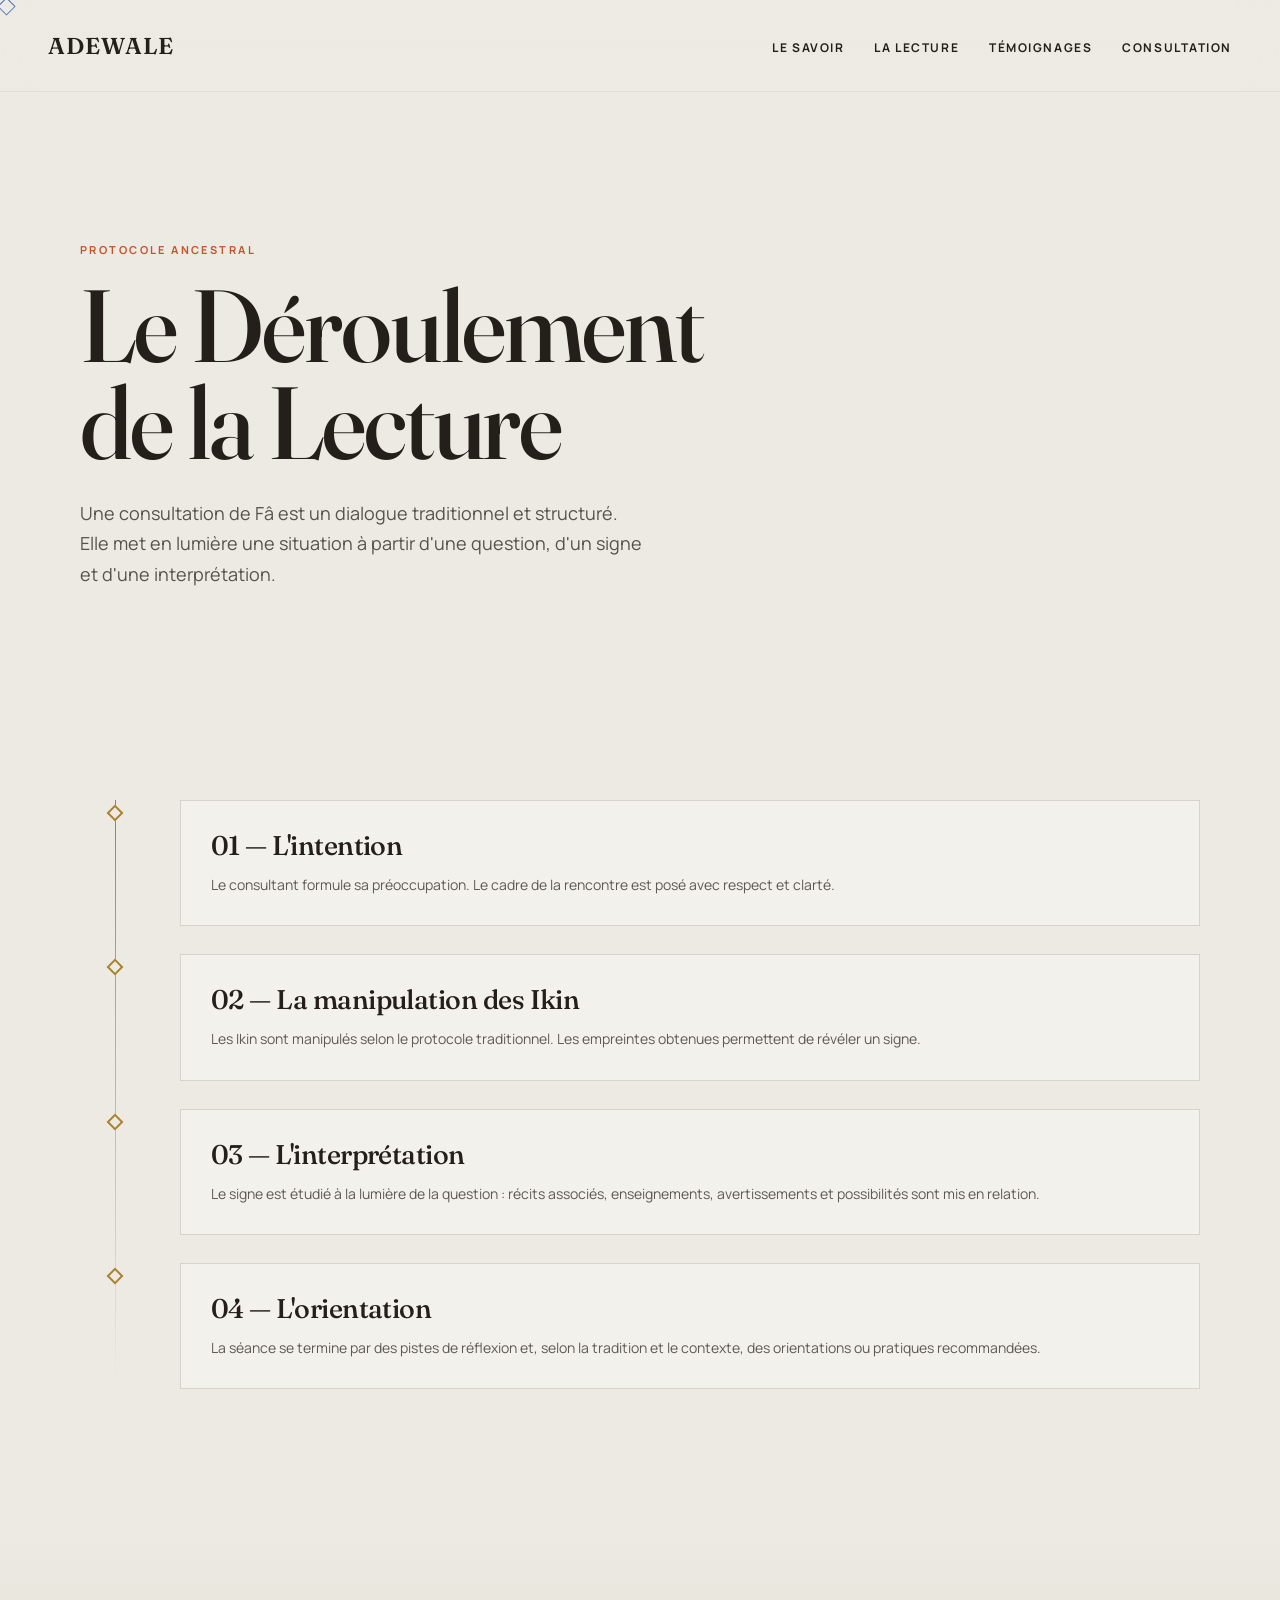
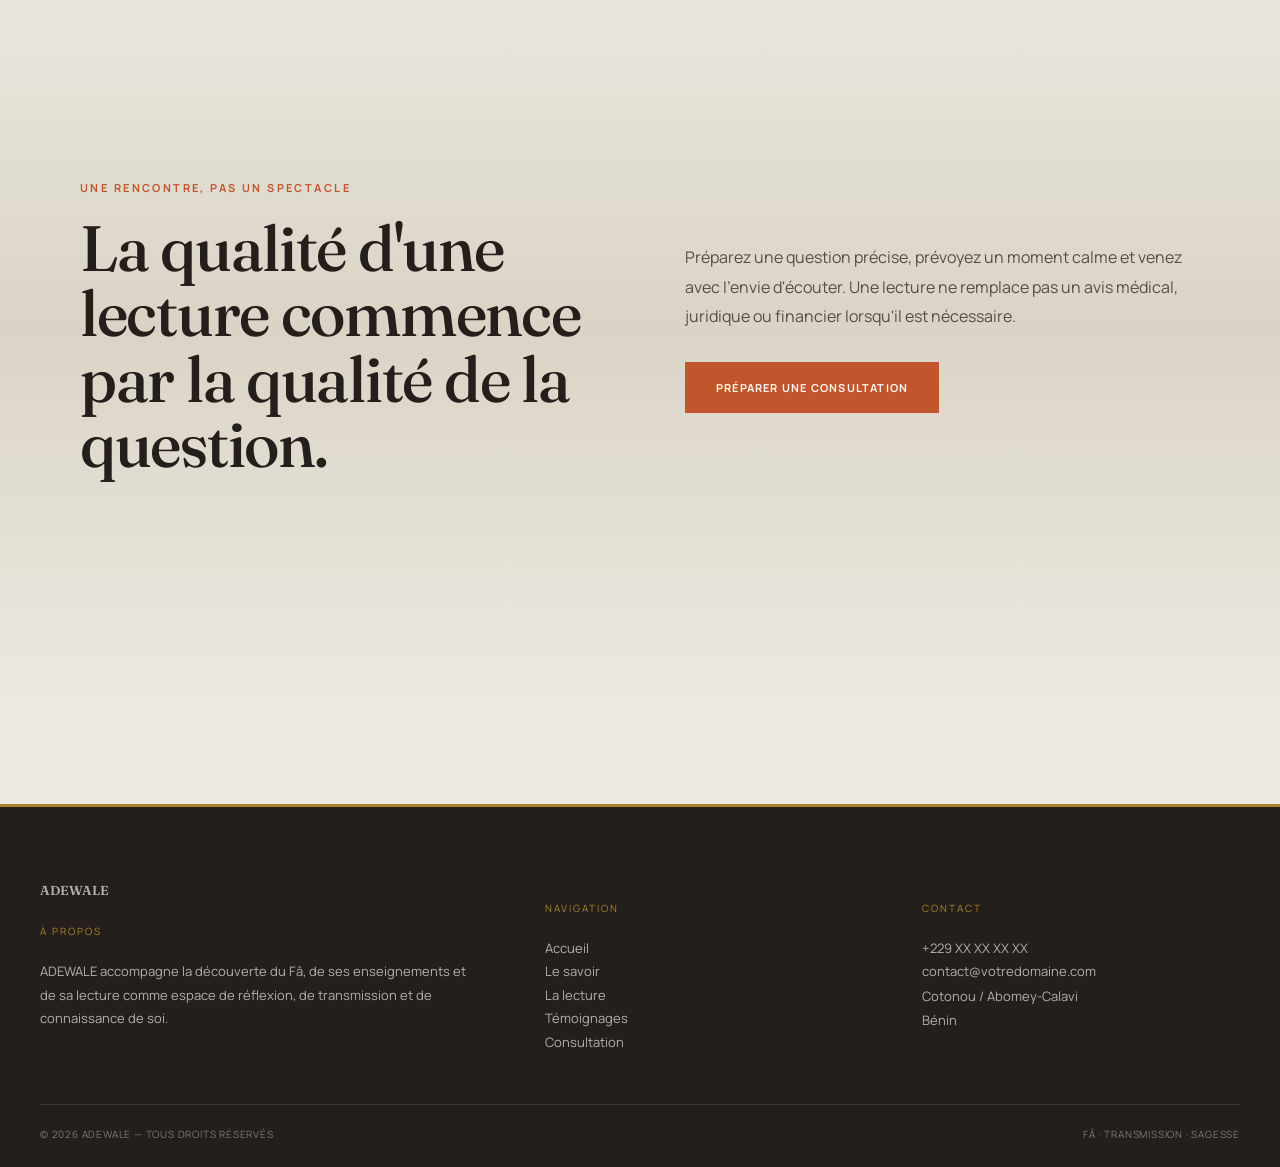
<file: lecture.html>
<!doctype html>
<html lang="fr">
<head>
<meta charset="UTF-8">
<meta name="viewport" content="width=device-width,initial-scale=1">
<title>ADEWALE — La Lecture du Fâ</title>
<meta name="description" content="ADEWALE — Étude, transmission et lecture du Fâ béninois.">
<link rel="preconnect" href="https://fonts.googleapis.com">
<link rel="preconnect" href="https://fonts.gstatic.com" crossorigin>
<link href="https://fonts.googleapis.com/css2?family=Fraunces:opsz,wght@9..144,300;9..144,500;9..144,600&family=Manrope:wght@300;400;500;600;700&display=swap" rel="stylesheet">
<link rel="stylesheet" href="assets/css/style.css">
</head>
<body class="">
<div class="page-curtain"></div><div id="cursor"></div>
<nav class="site-nav">
<a class="logo" href="index.html">ADEWALE</a>
<button class="menu-toggle" aria-label="Ouvrir le menu"><span></span><span></span></button>
<ul class="nav-links">
<li><a href="savoir.html">Le savoir</a></li>
<li><a href="lecture.html">La lecture</a></li>
<li><a href="temoignages.html">Témoignages</a></li>
<li><a href="consultation.html">Consultation</a></li>
</ul>
</nav>

<main class="page-main">
<section class="section" style="min-height:72vh">
<div class="container">
<div class="eyebrow reveal">Protocole ancestral</div>
<h1 class="hero-title reveal">Le Déroulement<br>de la Lecture</h1>
<p class="hero-sub reveal">Une consultation de Fâ est un dialogue traditionnel et structuré. Elle met en lumière une situation à partir d'une question, d'un signe et d'une interprétation.</p>
</div>
</section>
<section class="section" style="padding-top:0">
<div class="container">
<div class="timeline">
<div class="timeline-item reveal"><div class="timeline-dot"></div><div class="timeline-card"><h3>01 — L'intention</h3><p>Le consultant formule sa préoccupation. Le cadre de la rencontre est posé avec respect et clarté.</p></div></div>
<div class="timeline-item reveal"><div class="timeline-dot"></div><div class="timeline-card"><h3>02 — La manipulation des Ikin</h3><p>Les Ikin sont manipulés selon le protocole traditionnel. Les empreintes obtenues permettent de révéler un signe.</p></div></div>
<div class="timeline-item reveal"><div class="timeline-dot"></div><div class="timeline-card"><h3>03 — L'interprétation</h3><p>Le signe est étudié à la lumière de la question : récits associés, enseignements, avertissements et possibilités sont mis en relation.</p></div></div>
<div class="timeline-item reveal"><div class="timeline-dot"></div><div class="timeline-card"><h3>04 — L'orientation</h3><p>La séance se termine par des pistes de réflexion et, selon la tradition et le contexte, des orientations ou pratiques recommandées.</p></div></div>
</div>
</div>
</section>
<section class="section ambient-band">
<div class="container section-grid">
<div class="reveal"><div class="eyebrow">Une rencontre, pas un spectacle</div><h2 class="section-title">La qualité d'une lecture commence par la qualité de la question.</h2></div>
<div class="reveal"><p class="section-copy">Préparez une question précise, prévoyez un moment calme et venez avec l'envie d'écouter. Une lecture ne remplace pas un avis médical, juridique ou financier lorsqu'il est nécessaire.</p><a class="btn magnetic" href="consultation.html">Préparer une consultation</a></div>
</div>
</section>
</main>

<footer class="footer">
<div class="footer-inner">
<div class="footer-grid">
<div><a class="footer-logo" href="index.html">ADEWALE</a><div class="footer-title">À propos</div><p class="footer-desc">ADEWALE accompagne la découverte du Fâ, de ses enseignements et de sa lecture comme espace de réflexion, de transmission et de connaissance de soi.</p></div>
<div><div class="footer-title">Navigation</div><a href="index.html">Accueil</a><a href="savoir.html">Le savoir</a><a href="lecture.html">La lecture</a><a href="temoignages.html">Témoignages</a><a href="consultation.html">Consultation</a></div>
<div><div class="footer-title">Contact</div><a href="tel:+22900000000">+229 XX XX XX XX</a><a href="mailto:contact@votredomaine.com">contact@votredomaine.com</a><span>Cotonou / Abomey-Calavi<br>Bénin</span></div>
</div>
<div class="footer-bottom"><small>© 2026 ADEWALE — Tous droits réservés</small><small>Fâ · Transmission · Sagesse</small></div>
</div>
</footer>

<script src="https://cdnjs.cloudflare.com/ajax/libs/gsap/3.12.5/gsap.min.js"></script><script src="assets/js/main.js"></script>
</body></html>
</file>
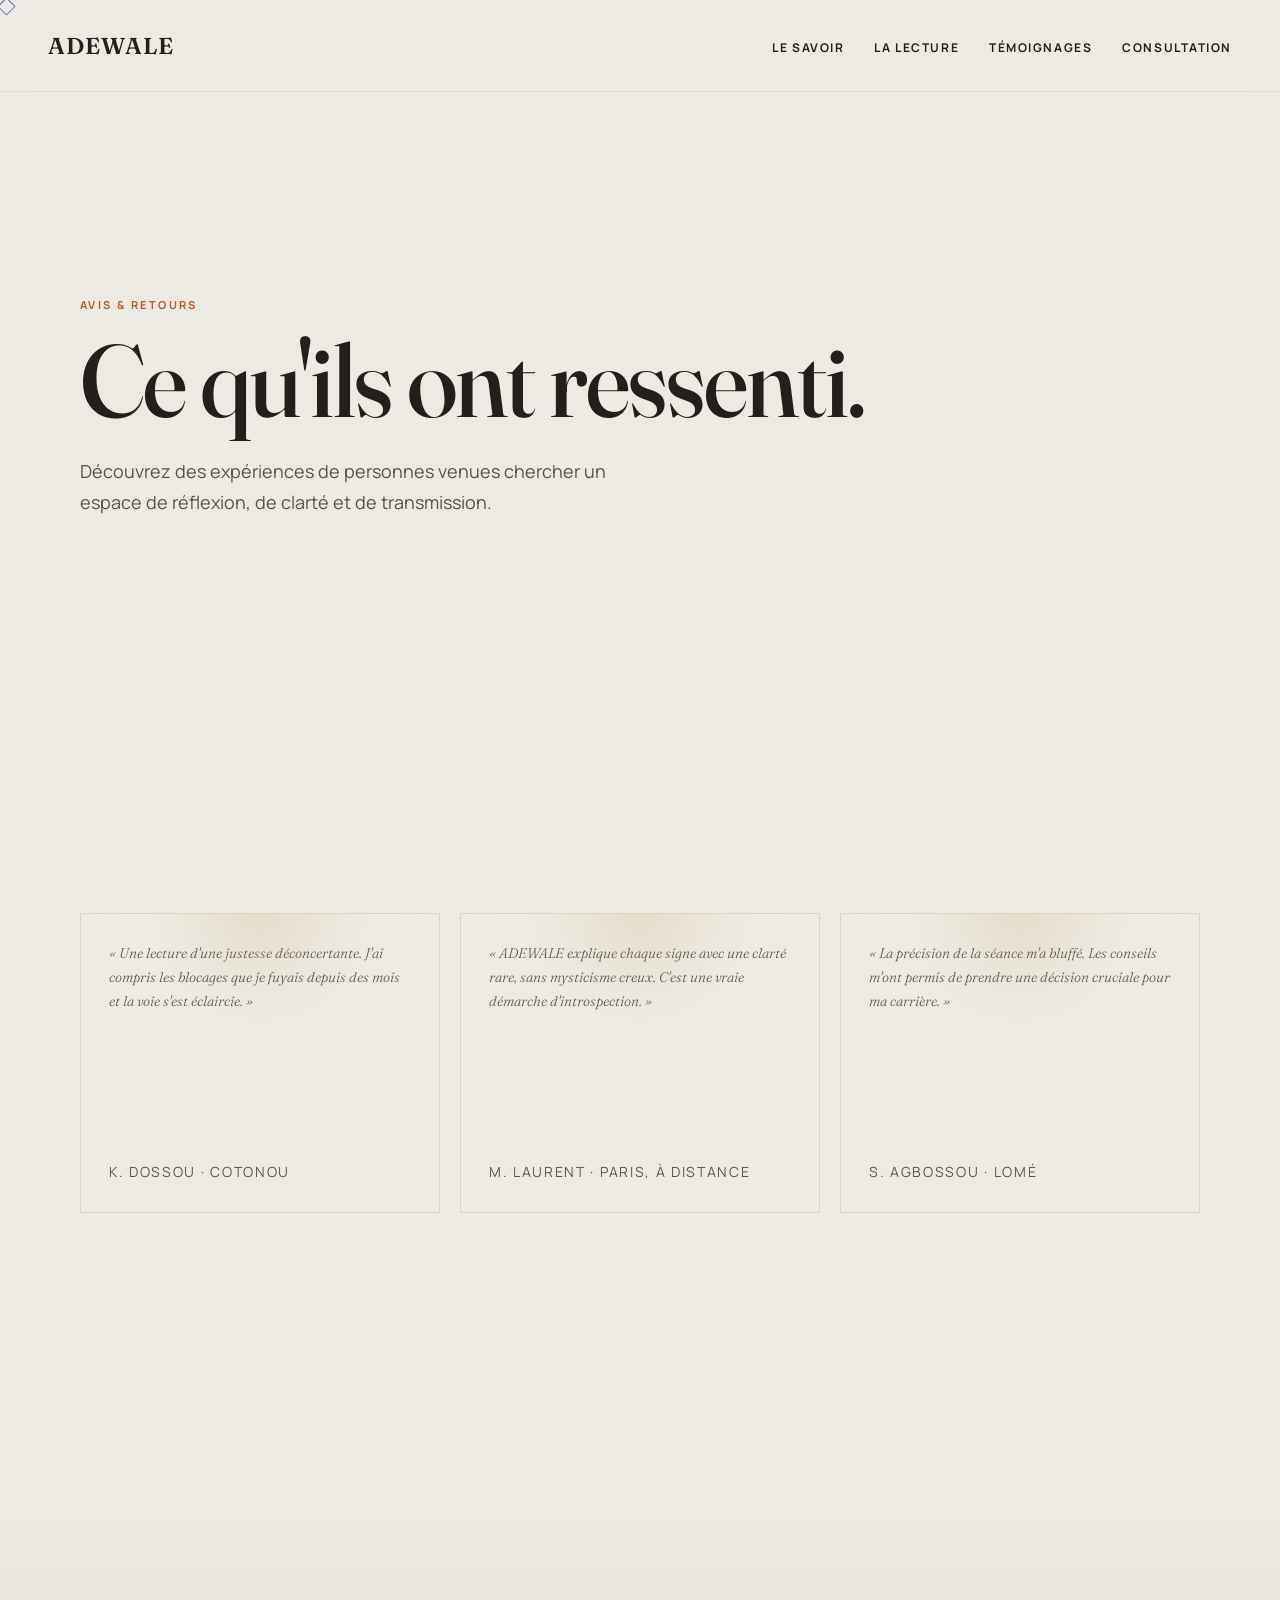
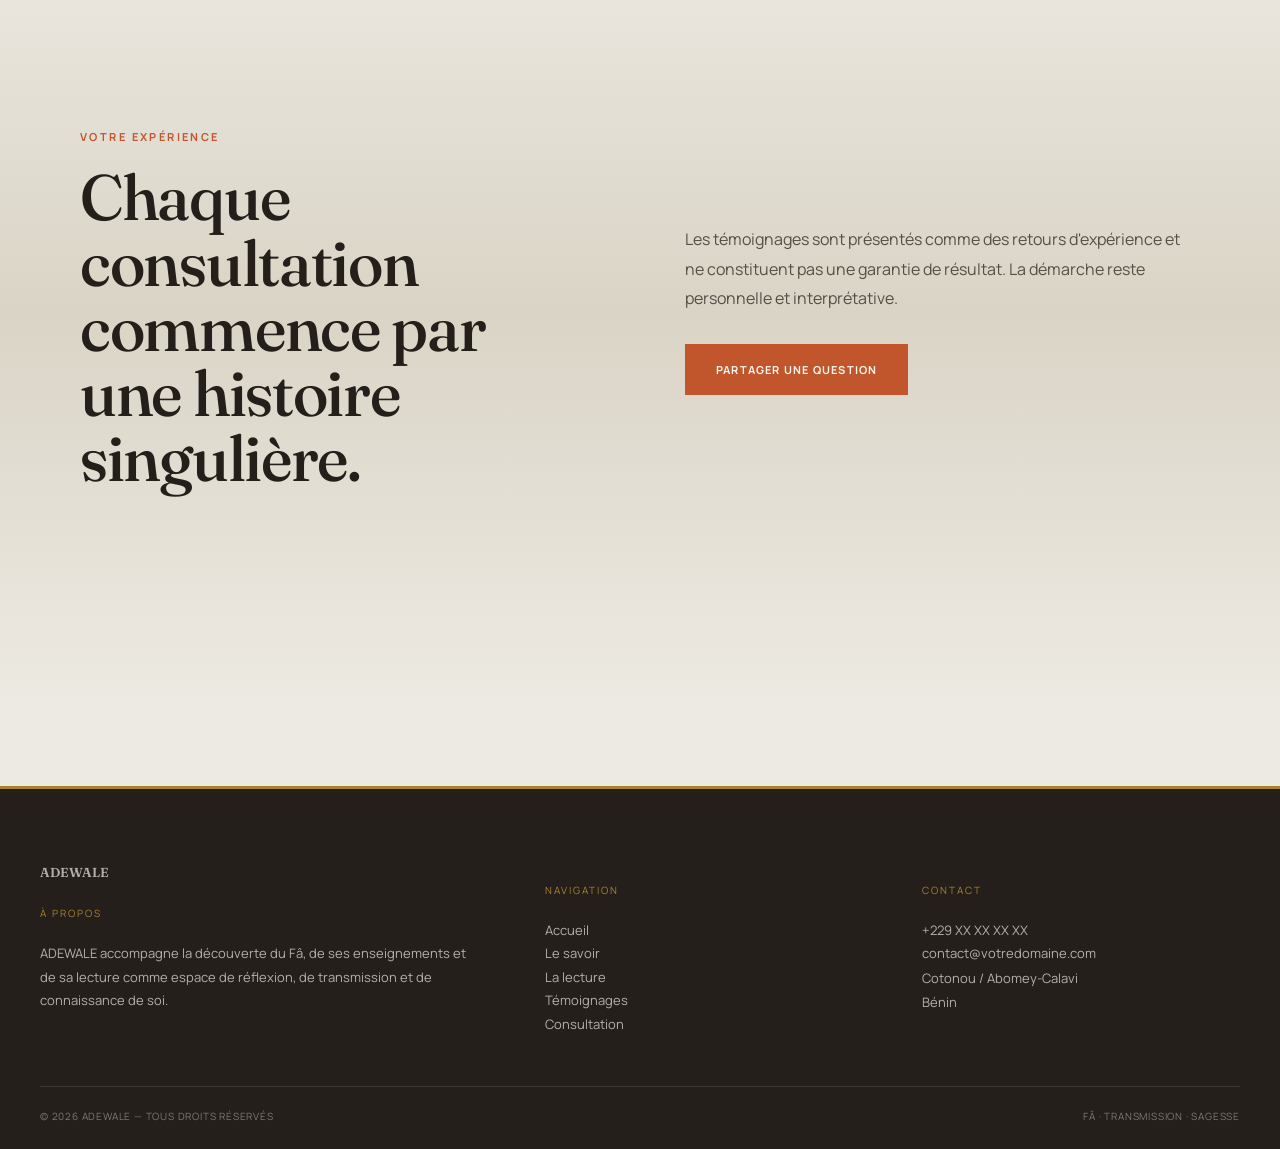
<file: temoignages.html>
<!doctype html>
<html lang="fr">
<head>
<meta charset="UTF-8">
<meta name="viewport" content="width=device-width,initial-scale=1">
<title>ADEWALE — Témoignages</title>
<meta name="description" content="ADEWALE — Étude, transmission et lecture du Fâ béninois.">
<link rel="preconnect" href="https://fonts.googleapis.com">
<link rel="preconnect" href="https://fonts.gstatic.com" crossorigin>
<link href="https://fonts.googleapis.com/css2?family=Fraunces:opsz,wght@9..144,300;9..144,500;9..144,600&family=Manrope:wght@300;400;500;600;700&display=swap" rel="stylesheet">
<link rel="stylesheet" href="assets/css/style.css">
</head>
<body class="">
<div class="page-curtain"></div><div id="cursor"></div>
<nav class="site-nav">
<a class="logo" href="index.html">ADEWALE</a>
<button class="menu-toggle" aria-label="Ouvrir le menu"><span></span><span></span></button>
<ul class="nav-links">
<li><a href="savoir.html">Le savoir</a></li>
<li><a href="lecture.html">La lecture</a></li>
<li><a href="temoignages.html">Témoignages</a></li>
<li><a href="consultation.html">Consultation</a></li>
</ul>
</nav>

<main class="page-main">
<section class="section" style="min-height:70vh">
<div class="container">
<div class="eyebrow reveal">Avis & retours</div>
<h1 class="hero-title reveal">Ce qu'ils ont ressenti.</h1>
<p class="hero-sub reveal">Découvrez des expériences de personnes venues chercher un espace de réflexion, de clarté et de transmission.</p>
</div>
</section>
<section class="section" style="padding-top:0">
<div class="container">
<div class="review-grid">
<article class="glass-card review reveal"><p class="quote">« Une lecture d'une justesse déconcertante. J'ai compris les blocages que je fuyais depuis des mois et la voie s'est éclaircie. »</p><p class="author">K. Dossou · Cotonou</p></article>
<article class="glass-card review reveal"><p class="quote">« ADEWALE explique chaque signe avec une clarté rare, sans mysticisme creux. C'est une vraie démarche d'introspection. »</p><p class="author">M. Laurent · Paris, à distance</p></article>
<article class="glass-card review reveal"><p class="quote">« La précision de la séance m'a bluffé. Les conseils m'ont permis de prendre une décision cruciale pour ma carrière. »</p><p class="author">S. Agbossou · Lomé</p></article>
</div>
</div>
</section>
<section class="section ambient-band">
<div class="container section-grid">
<div class="reveal"><div class="eyebrow">Votre expérience</div><h2 class="section-title">Chaque consultation commence par une histoire singulière.</h2></div>
<div class="reveal"><p class="section-copy">Les témoignages sont présentés comme des retours d'expérience et ne constituent pas une garantie de résultat. La démarche reste personnelle et interprétative.</p><a class="btn magnetic" href="consultation.html">Partager une question</a></div>
</div>
</section>
</main>

<footer class="footer">
<div class="footer-inner">
<div class="footer-grid">
<div><a class="footer-logo" href="index.html">ADEWALE</a><div class="footer-title">À propos</div><p class="footer-desc">ADEWALE accompagne la découverte du Fâ, de ses enseignements et de sa lecture comme espace de réflexion, de transmission et de connaissance de soi.</p></div>
<div><div class="footer-title">Navigation</div><a href="index.html">Accueil</a><a href="savoir.html">Le savoir</a><a href="lecture.html">La lecture</a><a href="temoignages.html">Témoignages</a><a href="consultation.html">Consultation</a></div>
<div><div class="footer-title">Contact</div><a href="tel:+22900000000">+229 XX XX XX XX</a><a href="mailto:contact@votredomaine.com">contact@votredomaine.com</a><span>Cotonou / Abomey-Calavi<br>Bénin</span></div>
</div>
<div class="footer-bottom"><small>© 2026 ADEWALE — Tous droits réservés</small><small>Fâ · Transmission · Sagesse</small></div>
</div>
</footer>

<script src="https://cdnjs.cloudflare.com/ajax/libs/gsap/3.12.5/gsap.min.js"></script><script src="assets/js/main.js"></script>
</body></html>
</file>
<file: assets/css/style.css>
:root {
  --bg: #EDEAE3;
  --bg-deep: #DAD4C6;
  --ink: #241F1A;
  --terracotta: #C1562D;
  --gold: #A9822E;
  --green: #3B4B3A;
  --brown: #5C2C16;
  --white: #F8F5EE;

  --line: rgba(36, 31, 26, 0.14);
  --glass: rgba(237, 234, 227, 0.68);
}


* {
  margin: 0;
  padding: 0;
  box-sizing: border-box;
}


html {
  scroll-behavior: smooth;
}


body {
  background: var(--bg);
  color: var(--ink);
  font-family: Manrope, sans-serif;
  overflow-x: hidden;
}


body.no-scroll {
  overflow: hidden;
}


::selection {
  background: var(--terracotta);
  color: var(--white);
}


a {
  color: inherit;
}


h1,
h2,
h3,
.display {
  font-family: Fraunces, serif;
  font-weight: 500;
  letter-spacing: -0.02em;
}


/* =========================
   NAVIGATION
========================= */

.site-nav {
  position: fixed;
  inset: 0 0 auto;
  height: 92px;
  z-index: 1000;

  display: flex;
  align-items: center;
  justify-content: space-between;

  padding: 0 48px;

  background: rgba(237, 234, 227, 0.72);
  backdrop-filter: blur(18px);

  border-bottom: 1px solid rgba(36, 31, 26, 0.06);
}


.logo {
  font: 600 23px Fraunces, serif;
  text-decoration: none;
  letter-spacing: 0.04em;
}


.nav-links {
  list-style: none;
  display: flex;
  gap: 30px;
  align-items: center;
}


.nav-links a {
  font-size: 12px;
  letter-spacing: 0.13em;
  text-transform: uppercase;
  text-decoration: none;
  font-weight: 700;

  position: relative;
  padding: 8px 0;
}


.nav-links a::after {
  content: "";

  position: absolute;
  left: 0;
  right: 0;
  bottom: 0;

  height: 2px;

  background: var(--terracotta);

  transform: scaleX(0);
  transform-origin: right;

  transition: transform 0.35s ease;
}


.nav-links a:hover::after,
.nav-links a.active::after {
  transform: scaleX(1);
  transform-origin: left;
}


.nav-links a:hover,
.nav-links a.active {
  color: var(--terracotta);
}


.menu-toggle {
  display: none;

  width: 44px;
  height: 44px;

  border: 0;
  background: none;

  position: relative;
  z-index: 1100;

  cursor: pointer;
}


.menu-toggle span {
  position: absolute;

  left: 10px;

  width: 24px;
  height: 2px;

  background: var(--brown);

  transition: 0.35s;
}


.menu-toggle span:first-child {
  top: 18px;
}


.menu-toggle span:last-child {
  top: 26px;
}


.site-nav.open .menu-toggle span:first-child {
  transform: translateY(4px) rotate(45deg);
}


.site-nav.open .menu-toggle span:last-child {
  transform: translateY(-4px) rotate(-45deg);
}


/* =========================
   CURSEUR
========================= */

#cursor {
  position: fixed;

  left: 0;
  top: 0;

  width: 13px;
  height: 13px;

  border: 1px solid var(--gold);

  transform: rotate(45deg);

  z-index: 5000;

  pointer-events: none;

  mix-blend-mode: difference;

  opacity: 0;

  transition:
    transform 0.25s,
    background 0.25s;
}


#cursor.hover {
  transform: rotate(45deg) scale(1.8);

  background: rgba(169, 130, 46, 0.16);
}


/* =========================
   STRUCTURE
========================= */

.container {
  width: min(1120px, calc(100% - 48px));
  margin: auto;
}


.page-main {
  padding-top: 92px;
}


/* =========================
   TEXTES
========================= */

.eyebrow {
  font-size: 11px;
  letter-spacing: 0.22em;
  text-transform: uppercase;

  color: var(--terracotta);

  font-weight: 700;

  margin-bottom: 20px;
}


.hero-inner {
  max-width: 1120px;
  width: min(100% - 48px, 1120px);
  margin: auto;
}


.hero-title {
  font-size: clamp(48px, 8vw, 112px);
  line-height: 0.94;
  max-width: 1050px;
}


.hero-sub {
  font-size: 18px;
  line-height: 1.7;

  max-width: 570px;

  color: rgba(36, 31, 26, 0.75);

  margin-top: 28px;
}


.section {
  min-height: 88vh;

  padding: 110px 0;

  display: flex;
  align-items: center;

  position: relative;
}


.section-grid {
  display: grid;

  grid-template-columns: 1fr 1fr;

  gap: 90px;

  align-items: center;
}


.section-title {
  font-size: clamp(38px, 5vw, 68px);
  line-height: 1.02;
}


.section-copy {
  font-size: 16px;
  line-height: 1.85;

  color: rgba(36, 31, 26, 0.74);
}


/* =========================
   BOUTONS
========================= */

.btn {
  display: inline-flex;

  align-items: center;
  justify-content: center;

  gap: 12px;

  padding: 17px 30px;

  background: var(--terracotta);
  color: var(--white);

  border: 1px solid var(--terracotta);

  text-decoration: none;

  text-transform: uppercase;

  letter-spacing: 0.11em;

  font-size: 11px;
  font-weight: 700;

  margin-top: 30px;

  transition:
    transform 0.3s,
    background 0.3s;
}


.btn:hover {
  background: var(--ink);
  border-color: var(--ink);
}


.btn.secondary {
  background: transparent;
  color: var(--ink);
  border-color: var(--line);
}


.btn.secondary:hover {
  background: var(--ink);
  color: var(--white);
}


/* =========================
   REVEAL
========================= */

.reveal {
  opacity: 0;
  transform: translateY(28px);
}


.reveal.is-visible {
  opacity: 1;
  transform: none;

  transition:
    opacity 0.8s ease,
    transform 0.8s cubic-bezier(0.16, 1, 0.3, 1);
}


/* =========================
   CARTES
========================= */

.card-grid {
  display: grid;

  grid-template-columns: repeat(3, 1fr);

  gap: 18px;
}


.glass-card {
  background: var(--glass);

  border: 1px solid rgba(169, 130, 46, 0.22);

  backdrop-filter: blur(14px);

  padding: 28px;

  position: relative;

  overflow: hidden;
}


.glass-card::before {
  content: "";

  position: absolute;

  inset: 0;

  background:
    radial-gradient(
      circle at var(--mx, 50%) var(--my, 0),
      rgba(169, 130, 46, 0.12),
      transparent 32%
    );

  pointer-events: none;
}


.glass-card h3 {
  font-size: 25px;

  margin-bottom: 12px;

  color: var(--gold);
}


.glass-card p {
  font-size: 14px;
  line-height: 1.7;

  color: rgba(36, 31, 26, 0.72);
}


/* =========================
   ODÙ
========================= */

.odu-number {
  font: 300 42px Fraunces, serif;

  color: var(--terracotta);

  display: block;

  margin-bottom: 15px;
}


.odu-grid {
  display: grid;

  grid-template-columns: repeat(4, 1fr);

  gap: 14px;
}


.odu-card {
  min-height: 150px;

  padding: 22px;

  border: 1px solid rgba(169, 130, 46, 0.25);

  background: rgba(255, 255, 255, 0.24);

  transition:
    transform 0.4s,
    border-color 0.4s,
    background 0.4s;
}


.odu-card:hover {
  transform: translateY(-7px);

  border-color: var(--terracotta);

  background: rgba(255, 255, 255, 0.5);
}


.odu-card h3 {
  font-size: 18px;
  margin-bottom: 8px;
}


.odu-card p {
  font-size: 12px;
  line-height: 1.55;

  color: rgba(36, 31, 26, 0.68);
}


/* =========================
   TIMELINE
========================= */

.timeline {
  position: relative;
  margin-top: 55px;
}


.timeline::before {
  content: "";

  position: absolute;

  left: 35px;
  top: 0;
  bottom: 0;

  width: 1px;

  background:
    linear-gradient(
      var(--gold),
      transparent
    );
}


.timeline-item {
  display: grid;

  grid-template-columns: 70px 1fr;

  gap: 30px;

  margin-bottom: 28px;

  position: relative;
}


.timeline-dot {
  width: 12px;
  height: 12px;

  border: 2px solid var(--gold);

  background: var(--bg);

  transform: rotate(45deg);

  margin: 7px auto;
}


.timeline-card {
  padding: 28px 30px;

  border: 1px solid var(--line);

  background: rgba(255, 255, 255, 0.32);
}


.timeline-card h3 {
  font-size: 27px;
  margin-bottom: 10px;
}


.timeline-card p {
  font-size: 14px;
  line-height: 1.8;

  color: rgba(36, 31, 26, 0.72);
}


/* =========================
   TÉMOIGNAGES
========================= */

.review-grid {
  display: grid;

  grid-template-columns: repeat(3, 1fr);

  gap: 20px;
}


.review {
  min-height: 300px;

  display: flex;

  flex-direction: column;

  justify-content: space-between;
}


.quote {
  font: 300 italic 25px/1.45 Fraunces, serif;
}


.author {
  font-size: 11px;

  letter-spacing: 0.12em;

  text-transform: uppercase;

  color: var(--gold);
}


/* =========================
   FAQ
========================= */

.faq {
  border-top: 1px solid var(--line);
}


.faq-item {
  border-bottom: 1px solid var(--line);
}


.faq-q {
  width: 100%;

  padding: 24px 0;

  background: none;

  border: 0;

  display: flex;

  justify-content: space-between;

  text-align: left;

  font: 500 22px Fraunces, serif;

  color: var(--ink);

  cursor: pointer;
}


.faq-q span:last-child {
  font: 300 28px Manrope, sans-serif;

  color: var(--gold);
}


.faq-a {
  max-height: 0;

  overflow: hidden;

  transition: max-height 0.45s ease;
}


.faq-a p {
  padding: 0 0 24px;

  max-width: 760px;

  font-size: 15px;

  line-height: 1.8;

  color: rgba(36, 31, 26, 0.72);
}


/* =========================
   FORMULAIRE
========================= */

.form-shell {
  max-width: 760px;

  margin: auto;

  padding: 40px;

  background: rgba(255, 255, 255, 0.3);

  border: 1px solid rgba(169, 130, 46, 0.25);

  backdrop-filter: blur(16px);
}


.form-grid {
  display: grid;

  grid-template-columns: 1fr 1fr;

  gap: 22px;
}


.form-group {
  display: flex;

  flex-direction: column;

  gap: 8px;
}


.form-group.full {
  grid-column: 1 / -1;
}


label {
  font-size: 11px;

  letter-spacing: 0.14em;

  text-transform: uppercase;

  color: var(--gold);

  font-weight: 700;
}


input,
select,
textarea {
  font: 15px Manrope, sans-serif;

  padding: 15px 16px;

  border: 1px solid rgba(36, 31, 26, 0.18);

  background: rgba(255, 255, 255, 0.42);

  color: var(--ink);

  outline: none;

  border-radius: 0;

  transition:
    border 0.3s,
    box-shadow 0.3s,
    background 0.3s;
}


input:focus,
select:focus,
textarea:focus {
  border-color: var(--terracotta);

  background: rgba(255, 255, 255, 0.7);

  box-shadow:
    0 0 0 4px rgba(193, 86, 45, 0.08);
}


.form-note {
  font-size: 12px;

  line-height: 1.6;

  color: rgba(36, 31, 26, 0.6);

  margin-top: 16px;
}


.success {
  display: none;

  margin-top: 20px;

  padding: 18px;

  border-left: 3px solid var(--gold);

  background: rgba(169, 130, 46, 0.08);

  line-height: 1.6;
}


.success.show {
  display: block;
}


/* =========================
   FOOTER
========================= */

.footer {
  background: var(--ink);

  color: var(--white);

  margin-top: 80px;

  border-top: 3px solid var(--gold);
}


.footer-inner {
  width: min(1200px, calc(100% - 48px));

  margin: auto;

  padding: 72px 0 26px;
}


.footer-grid {
  display: grid;

  grid-template-columns: 1.4fr 1fr 1fr;

  gap: 60px;

  padding-bottom: 50px;
}


.footer-logo {
  font: 600 36px Fraunces, serif;

  text-decoration: none;
}


.footer-title {
  font-size: 10px;

  letter-spacing: 0.2em;

  text-transform: uppercase;

  color: var(--gold);

  margin: 22px 0;
}


.footer-desc,
.footer a,
.footer span {
  font-size: 13px;

  line-height: 1.8;

  color: rgba(248, 245, 238, 0.68);
}


.footer a {
  text-decoration: none;

  display: block;

  transition: color 0.3s;
}


.footer a:hover {
  color: var(--terracotta);
}


.footer-bottom {
  border-top: 1px solid rgba(248, 245, 238, 0.12);

  padding-top: 22px;

  display: flex;

  justify-content: space-between;

  gap: 20px;
}


.footer-bottom small {
  font-size: 10px;

  letter-spacing: 0.08em;

  text-transform: uppercase;

  color: rgba(248, 245, 238, 0.42);
}


/* =========================
   ARRIÈRE-PLANS
========================= */

.bg-photo {
  position: fixed;

  inset: 0;

  z-index: -2;

  background:
    radial-gradient(
      circle at 20% 20%,
      rgba(169, 130, 46, 0.12),
      transparent 30%
    ),
    linear-gradient(
      rgba(237, 234, 227, 0.9),
      rgba(237, 234, 227, 0.9)
    ),
    url('../images/savoir-bg.jpg')
    center / cover;
}


.consult-bg {
  position: fixed;

  inset: 0;

  z-index: -2;

  background:
    radial-gradient(
      circle at 75% 25%,
      rgba(193, 86, 45, 0.1),
      transparent 30%
    ),
    linear-gradient(
      rgba(237, 234, 227, 0.9),
      rgba(237, 234, 227, 0.9)
    ),
    url('../images/consultation-bg.jpg')
    center / cover;
}


/* =========================
   SCÈNE 3D
========================= */

#scene-canvas {
  position: fixed;

  inset: 0;

  width: 100%;
  height: 100%;

  z-index: -1;

  pointer-events: none;
}


.hero-home {
  min-height: 100vh;

  display: flex;

  align-items: center;

  position: relative;

  overflow: hidden;
}


.hero-home::after {
  content: "";

  position: absolute;

  inset: auto 0 0;

  height: 30vh;

  background:
    linear-gradient(
      transparent,
      var(--bg)
    );

  pointer-events: none;
}


.hero-home .hero-inner {
  position: relative;

  z-index: 2;

  padding-top: 70px;
}


.scroll-cue {
  position: absolute;

  left: 48px;
  bottom: 35px;

  z-index: 3;

  display: flex;

  gap: 12px;

  align-items: center;

  font-size: 10px;

  letter-spacing: 0.15em;

  text-transform: uppercase;

  color: rgba(36, 31, 26, 0.6);
}


.scroll-cue i {
  width: 1px;
  height: 38px;

  background: var(--gold);

  animation: pulse 2s infinite;
}


@keyframes pulse {

  50% {
    opacity: 0.35;
    transform: scaleY(0.65);
  }

}


.home-section {
  min-height: 100vh;
}


.ambient-band {
  background:
    linear-gradient(
      180deg,
      var(--bg),
      var(--bg-deep),
      var(--bg)
    );
}


.stat-row {
  display: grid;

  grid-template-columns: repeat(3, 1fr);

  gap: 1px;

  background: var(--line);

  margin-top: 45px;
}


.stat {
  padding: 28px;

  background: var(--bg);
}


.stat strong {
  display: block;

  font: 500 38px Fraunces, serif;

  color: var(--gold);
}


.stat span {
  font-size: 11px;

  letter-spacing: 0.1em;

  text-transform: uppercase;

  color: rgba(36, 31, 26, 0.55);
}


/* =========================
   TABLETTE
========================= */

@media (max-width: 900px) {

  .site-nav {
    padding: 0 24px;
  }


  .nav-links {
    gap: 18px;
  }


  .section-grid {
    gap: 45px;
  }


  .card-grid,
  .review-grid {
    grid-template-columns: 1fr 1fr;
  }


  .odu-grid {
    grid-template-columns: repeat(2, 1fr);
  }


  .footer-grid {
    grid-template-columns: 1fr 1fr;
  }

}


/* =========================
   MOBILE
========================= */

@media (max-width: 700px) {

  body {
    cursor: auto;
  }


  .site-nav {
    height: 76px;
  }


  .menu-toggle {
    display: block;
  }


  .nav-links {
    position: fixed;

    inset: 0;

    background: var(--bg);

    flex-direction: column;

    justify-content: center;

    gap: 30px;

    opacity: 0;

    pointer-events: none;

    transform: translateY(-10px);

    transition: 0.35s;
  }


  .site-nav.open .nav-links {
    opacity: 1;

    pointer-events: auto;

    transform: none;
  }


  .nav-links a {
    font-size: 18px;
  }


  .page-main {
    padding-top: 76px;
  }


  .container,
  .hero-inner {
    width: min(100% - 40px, 1120px);
  }


  .section {
    padding: 80px 0;

    min-height: auto;
  }


  .section-grid {
    grid-template-columns: 1fr;

    gap: 35px;
  }


  .hero-home {
    min-height: 100svh;
  }


  .hero-title {
    font-size: clamp(48px, 15vw, 78px);
  }


  .hero-sub {
    font-size: 16px;
  }


  .scroll-cue {
    left: 20px;
  }


  .card-grid,
  .review-grid,
  .form-grid,
  .footer-grid {
    grid-template-columns: 1fr;
  }


  .form-group.full {
    grid-column: auto;
  }


  .form-shell {
    padding: 24px;
  }


  .timeline-item {
    grid-template-columns: 35px 1fr;

    gap: 12px;
  }


  .timeline::before {
    left: 17px;
  }


  .timeline-card {
    padding: 22px;
  }


  .timeline-card h3 {
    font-size: 23px;
  }


  .odu-grid {
    grid-template-columns: 1fr 1fr;
  }


  .stat-row {
    grid-template-columns: 1fr;
  }


  .footer-bottom {
    flex-direction: column;
  }


  .footer-inner {
    padding-top: 55px;
  }

}


/* =========================
   RÉDUCTION DES ANIMATIONS
========================= */

@media (prefers-reduced-motion: reduce) {

  html {
    scroll-behavior: auto;
  }


  .reveal {
    opacity: 1;

    transform: none;
  }


  * {
    animation-duration: 0.01ms !important;

    transition-duration: 0.01ms !important;
  }

}
</file>
